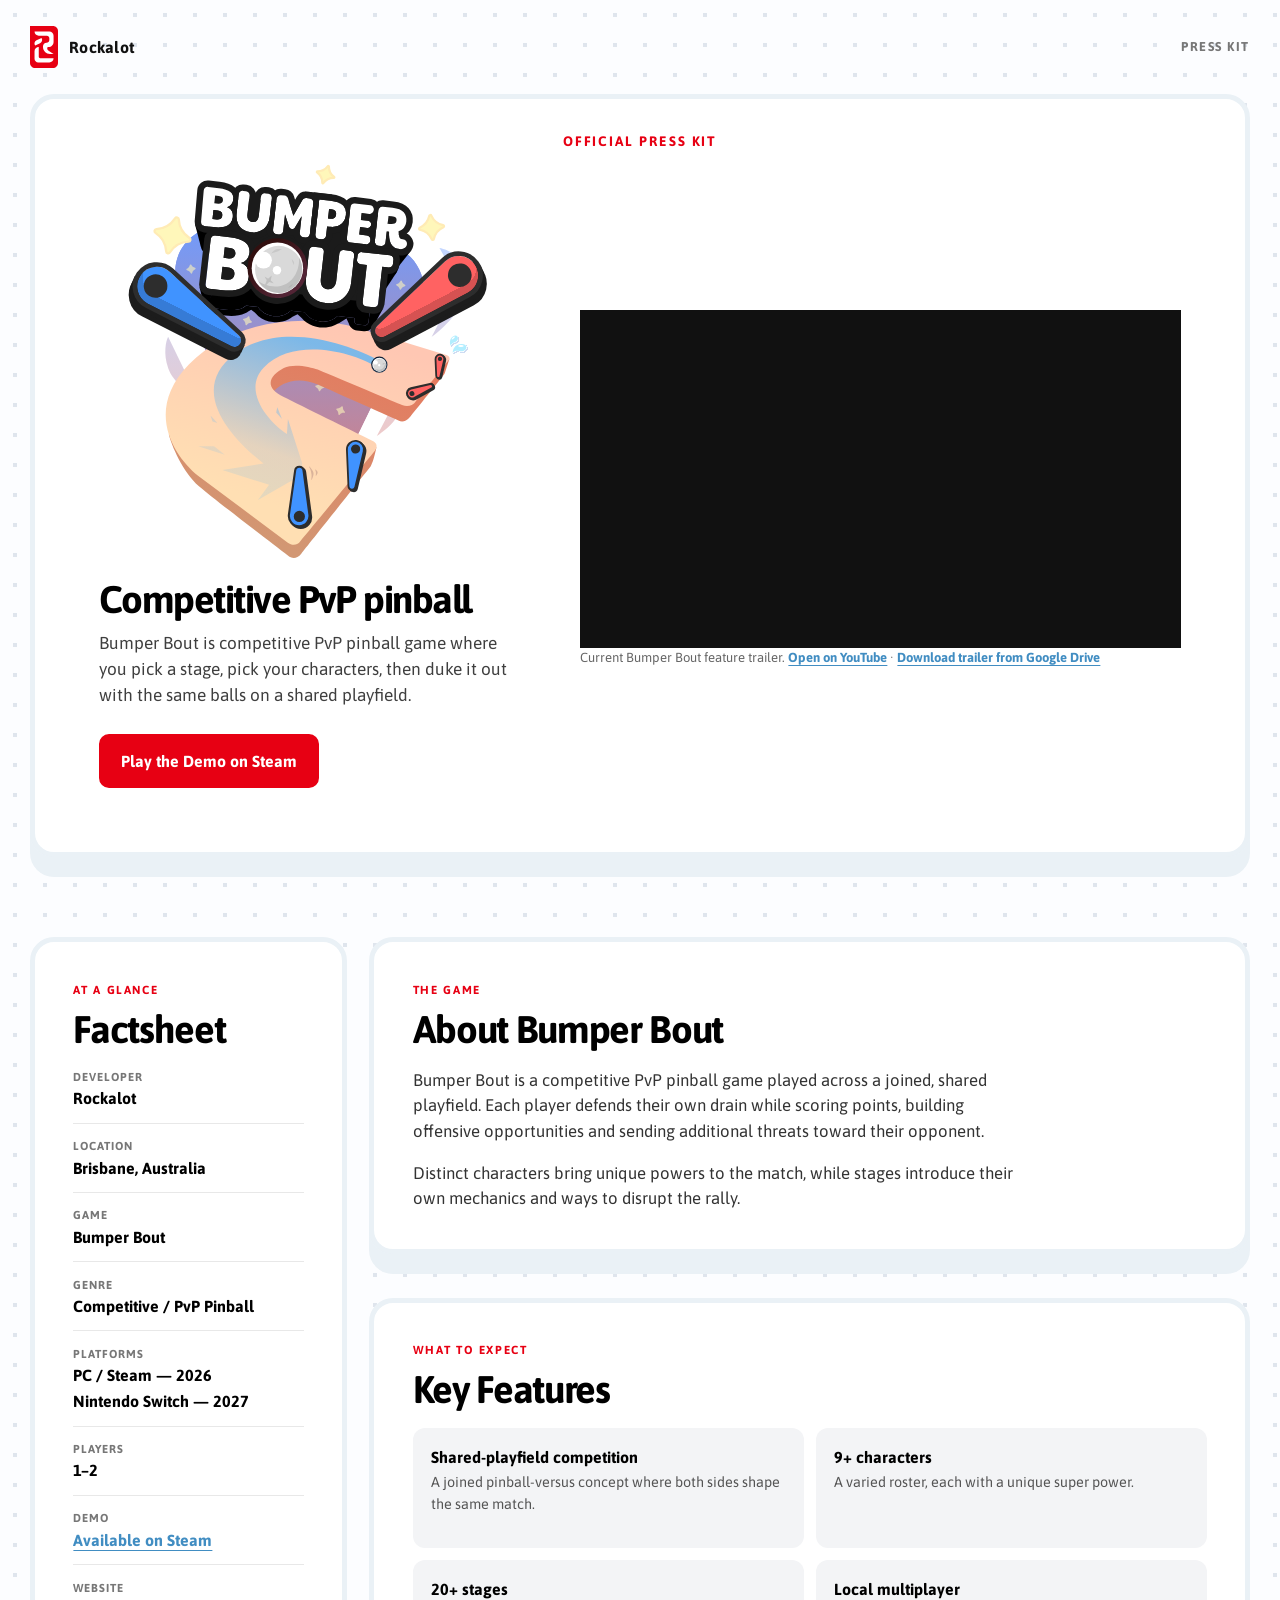
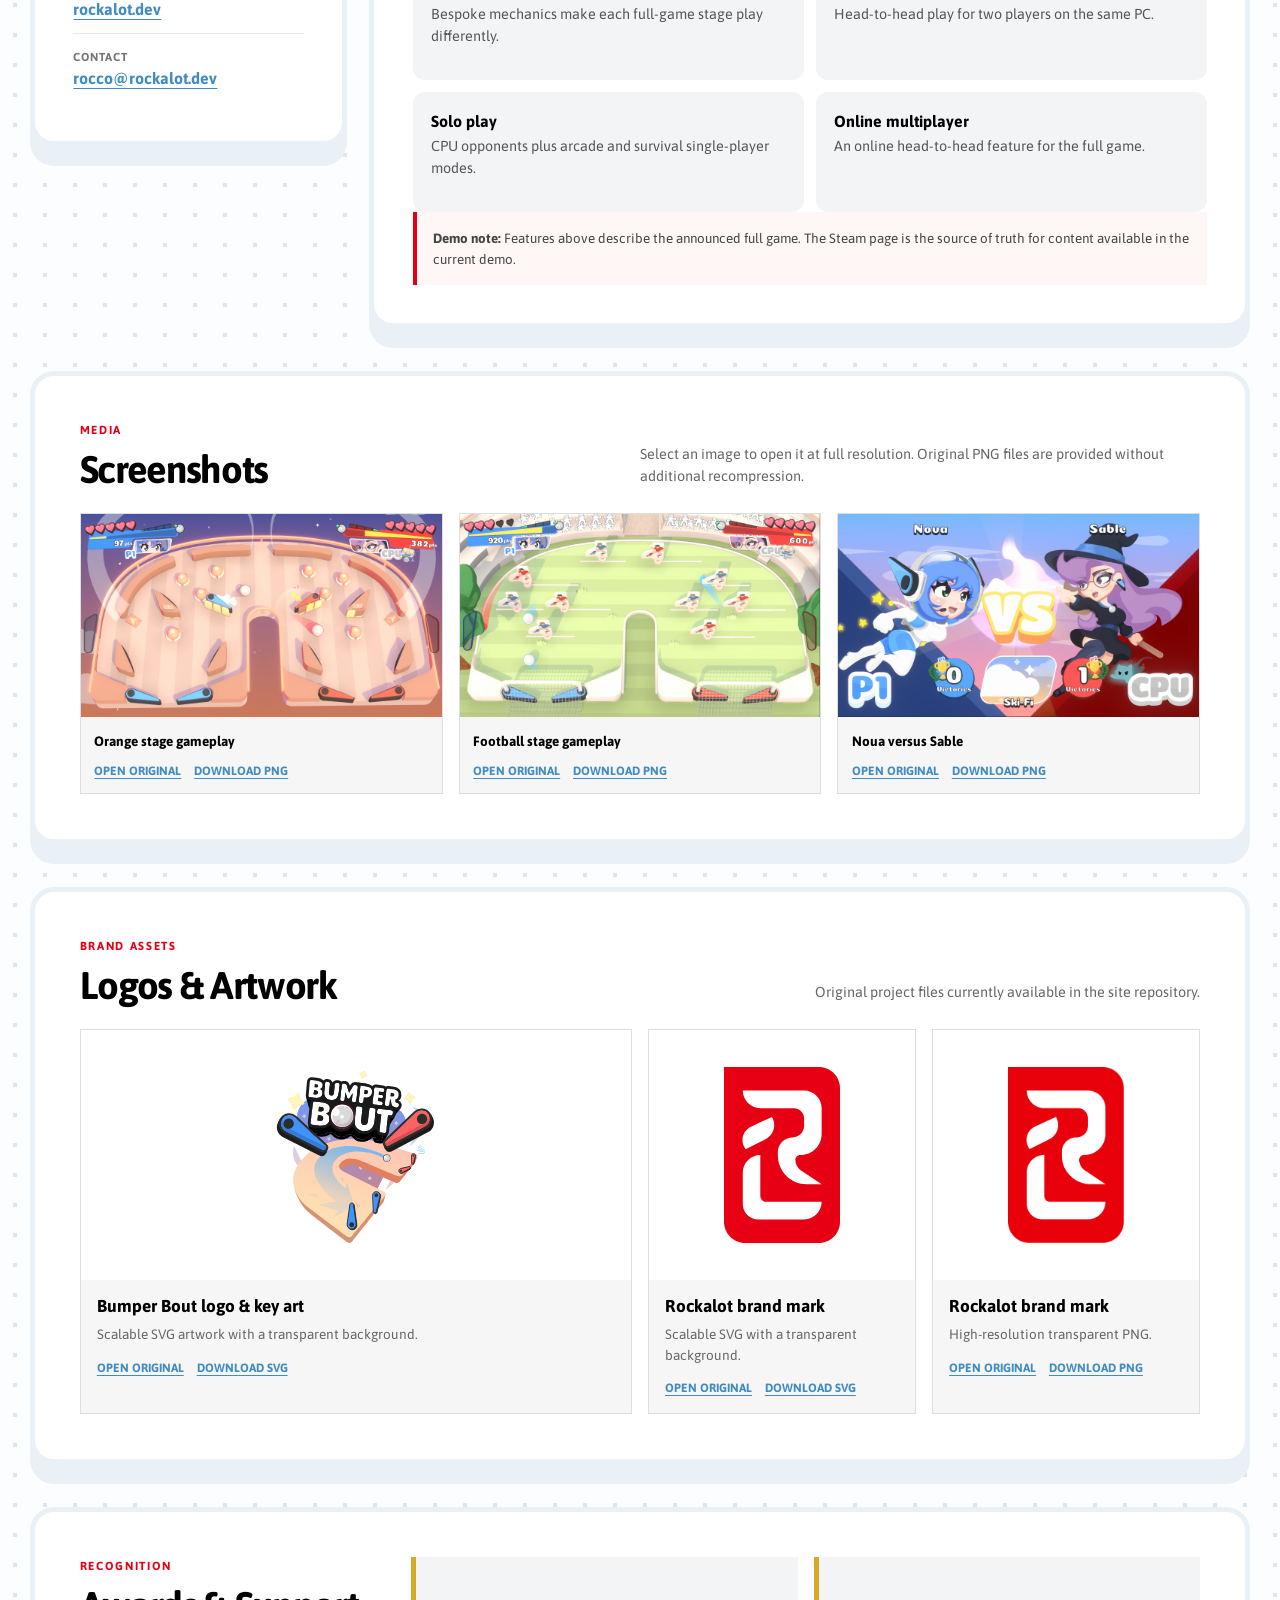
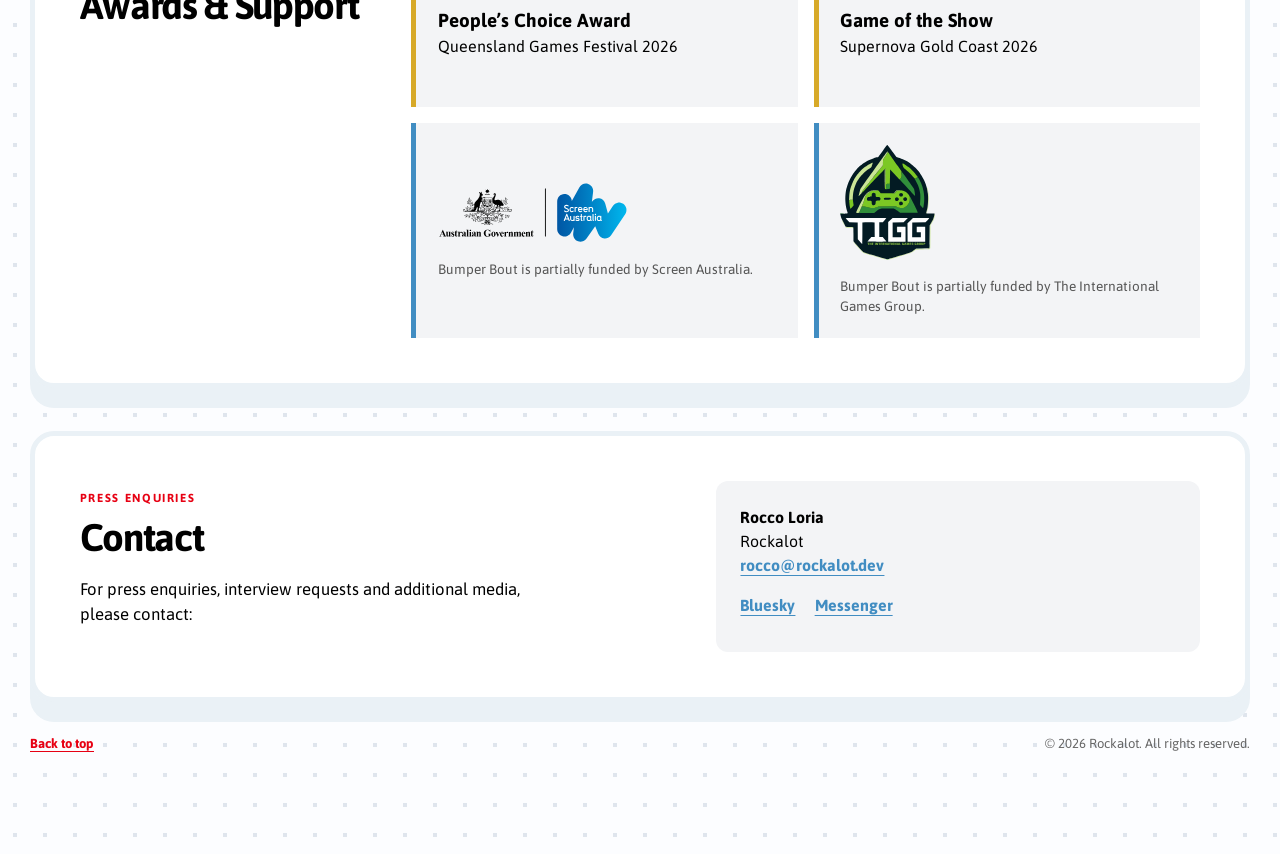
<file: press/bumper-bout/index.html>
<!doctype html>
<html lang="en-AU">
  <head>
    <meta charset="utf-8">
    <meta name="viewport" content="width=device-width, initial-scale=1">
    <title>Bumper Bout Press Kit | Rockalot</title>
    <meta name="description" content="Official Bumper Bout press kit: game facts, features, trailer, screenshots, logos, recognition and Rockalot contact details.">
    <meta name="theme-color" content="#fcfdff">
    <link rel="canonical" href="https://rockalot.dev/press/bumper-bout/">
    <link rel="icon" type="image/png" sizes="32x32" href="/assets/favicon-32x32.png">
    <link rel="icon" type="image/png" sizes="16x16" href="/assets/favicon-16x16.png">
    <link rel="apple-touch-icon" sizes="180x180" href="/assets/apple-touch-icon.png">
    <link rel="manifest" href="/site.webmanifest">
    <meta property="og:type" content="website">
    <meta property="og:site_name" content="Rockalot">
    <meta property="og:title" content="Bumper Bout Press Kit | Rockalot">
    <meta property="og:description" content="Official press resources for Bumper Bout, a competitive PvP pinball game from Rockalot.">
    <meta property="og:url" content="https://rockalot.dev/press/bumper-bout/">
    <meta property="og:image" content="https://rockalot.dev/assets/bumper-bout-screenshot-space.png">
    <meta property="og:image:width" content="1920">
    <meta property="og:image:height" content="1080">
    <meta property="og:image:alt" content="Bumper Bout match on a warm orange pinball stage">
    <link rel="stylesheet" href="/assets/figma/fonts.css">
    <link rel="stylesheet" href="/styles.css">
    <link rel="stylesheet" href="/press/bumper-bout/press.css">
    <link rel="stylesheet" href="/assets/vendor/lenis/lenis.css">
    <script src="/assets/vendor/lenis/lenis.min.js" defer></script>
    <script src="/smooth-scroll.js" defer></script>
  </head>
  <body class="press-body">
    <a class="skip-link" href="#press-main">Skip to content</a>

    <div class="press-shell">
      <header class="press-header" id="top">
        <a class="press-brand" href="/" aria-label="Rockalot home">
          <img src="/assets/figma/uk-flag.svg" width="307" height="465" alt="">
          <span>Rockalot</span>
        </a>
        <span class="press-label">Press Kit</span>
      </header>

      <main id="press-main">
        <section class="press-hero" aria-labelledby="press-title">
          <div class="press-hero-copy">
            <p class="eyebrow">Official Press Kit</p>
            <h1 class="visually-hidden" id="press-title">Bumper Bout</h1>
            <img class="press-game-art" src="/assets/figma/bumper-bout-logo.svg" width="825" height="849" alt="Bumper Bout">
            <p class="press-hook">Competitive PvP pinball</p>
            <p class="press-summary">Bumper Bout is competitive PvP pinball game where you pick a stage, pick your characters, then duke it out with the same balls on a shared playfield.</p>
            <a class="press-cta" href="https://store.steampowered.com/app/3938260/Bumper_Bout/" target="_blank" rel="noreferrer">Play the Demo on Steam</a>
          </div>

          <div class="press-trailer-block">
            <div class="press-trailer">
              <!-- TODO (launch): replace only the URL below with the final demo-launch trailer embed URL. -->
              <iframe
                src="https://www.youtube-nocookie.com/embed/5JczXUe-99o"
                title="Bumper Bout feature trailer"
                loading="eager"
                referrerpolicy="strict-origin-when-cross-origin"
                allow="accelerometer; autoplay; clipboard-write; encrypted-media; gyroscope; picture-in-picture; web-share"
                allowfullscreen
              ></iframe>
            </div>
            <p class="media-caption">Current Bumper Bout feature trailer. <a href="https://www.youtube.com/watch?v=5JczXUe-99o" target="_blank" rel="noreferrer">Open on YouTube</a> · <a href="https://drive.google.com/file/d/1PFFEsDHH3lmdAHztOTKX5RdsL-_t2WkL/view?usp=sharing" target="_blank" rel="noreferrer">Download trailer from Google Drive</a></p>
          </div>
        </section>

        <div class="press-layout">
          <aside class="factsheet press-panel" aria-labelledby="factsheet-title">
            <p class="eyebrow">At a glance</p>
            <h2 id="factsheet-title">Factsheet</h2>
            <dl class="facts-list">
              <div><dt>Developer</dt><dd>Rockalot</dd></div>
              <div><dt>Location</dt><dd>Brisbane, Australia</dd></div>
              <div><dt>Game</dt><dd>Bumper Bout</dd></div>
              <div><dt>Genre</dt><dd>Competitive / PvP Pinball</dd></div>
              <div><dt>Platforms</dt><dd class="platform-list"><span>PC / Steam — 2026</span><span>Nintendo Switch — 2027</span></dd></div>
              <div><dt>Players</dt><dd>1–2</dd></div>
              <div><dt>Demo</dt><dd><a href="https://store.steampowered.com/app/3938260/Bumper_Bout/" target="_blank" rel="noreferrer">Available on Steam</a></dd></div>
              <div><dt>Website</dt><dd><a href="https://rockalot.dev/">rockalot.dev</a></dd></div>
              <div><dt>Contact</dt><dd><a href="mailto:rocco@rockalot.dev">rocco@rockalot.dev</a></dd></div>
            </dl>
          </aside>

          <div class="press-main-column">
            <section class="press-panel prose-section" aria-labelledby="about-game-title">
              <p class="eyebrow">The game</p>
              <h2 id="about-game-title">About Bumper Bout</h2>
              <p>Bumper Bout is a competitive PvP pinball game played across a joined, shared playfield. Each player defends their own drain while scoring points, building offensive opportunities and sending additional threats toward their opponent.</p>
              <p>Distinct characters bring unique powers to the match, while stages introduce their own mechanics and ways to disrupt the rally.</p>
            </section>

            <section class="press-panel" aria-labelledby="features-title">
              <p class="eyebrow">What to expect</p>
              <h2 id="features-title">Key Features</h2>
              <ul class="feature-grid">
                <li><strong>Shared-playfield competition</strong><span>A joined pinball-versus concept where both sides shape the same match.</span></li>
                <li><strong>9+ characters</strong><span>A varied roster, each with a unique super power.</span></li>
                <li><strong>20+ stages</strong><span>Bespoke mechanics make each full-game stage play differently.</span></li>
                <li><strong>Local multiplayer</strong><span>Head-to-head play for two players on the same PC.</span></li>
                <li><strong>Solo play</strong><span>CPU opponents plus arcade and survival single-player modes.</span></li>
                <li><strong>Online multiplayer</strong><span>An online head-to-head feature for the full game.</span></li>
              </ul>
              <p class="content-note"><strong>Demo note:</strong> Features above describe the announced full game. The Steam page is the source of truth for content available in the current demo.</p>
            </section>
          </div>
        </div>

        <section class="press-section" aria-labelledby="screenshots-title">
          <div class="section-heading">
            <div>
              <p class="eyebrow">Media</p>
              <h2 id="screenshots-title">Screenshots</h2>
            </div>
            <p>Select an image to open it at full resolution. Original PNG files are provided without additional recompression.</p>
          </div>

          <div class="press-gallery">
            <figure class="press-shot">
              <a class="shot-preview" href="/assets/bumper-bout-screenshot-space.png" target="_blank" rel="noreferrer">
                <img src="/assets/bumper-bout-screenshot-space.png" width="1920" height="1080" alt="Bumper Bout players competing on a warm orange pinball stage" loading="lazy">
              </a>
              <figcaption><span>Orange stage gameplay</span><span class="media-actions"><a href="/assets/bumper-bout-screenshot-space.png" target="_blank" rel="noreferrer">Open original</a><a href="/assets/bumper-bout-screenshot-space.png" download>Download PNG</a></span></figcaption>
            </figure>

            <figure class="press-shot">
              <a class="shot-preview" href="/assets/bumper-bout-screenshot-football.png" target="_blank" rel="noreferrer">
                <img src="/assets/bumper-bout-screenshot-football.png" width="1920" height="1080" alt="Bumper Bout players competing on a football-themed pinball stage" loading="lazy">
              </a>
              <figcaption><span>Football stage gameplay</span><span class="media-actions"><a href="/assets/bumper-bout-screenshot-football.png" target="_blank" rel="noreferrer">Open original</a><a href="/assets/bumper-bout-screenshot-football.png" download>Download PNG</a></span></figcaption>
            </figure>

            <figure class="press-shot">
              <a class="shot-preview" href="/assets/bumper-bout-screenshot-versus.png" target="_blank" rel="noreferrer">
                <img src="/assets/bumper-bout-screenshot-versus.png" width="1920" height="1080" alt="Bumper Bout versus screen showing Noua facing Sable" loading="lazy">
              </a>
              <figcaption><span>Noua versus Sable</span><span class="media-actions"><a href="/assets/bumper-bout-screenshot-versus.png" target="_blank" rel="noreferrer">Open original</a><a href="/assets/bumper-bout-screenshot-versus.png" download>Download PNG</a></span></figcaption>
            </figure>
          </div>
        </section>

        <section class="press-section" aria-labelledby="artwork-title">
          <div class="section-heading">
            <div>
              <p class="eyebrow">Brand assets</p>
              <h2 id="artwork-title">Logos &amp; Artwork</h2>
            </div>
            <p>Original project files currently available in the site repository.</p>
          </div>

          <div class="asset-grid">
            <article class="asset-card asset-card--wide">
              <div class="asset-preview asset-preview--game"><img src="/assets/figma/bumper-bout-logo.svg" width="825" height="849" alt="Bumper Bout logo and key art featuring the game mascot"></div>
              <div class="asset-copy"><h3>Bumper Bout logo &amp; key art</h3><p>Scalable SVG artwork with a transparent background.</p><span class="media-actions"><a href="/assets/figma/bumper-bout-logo.svg" target="_blank" rel="noreferrer">Open original</a><a href="/assets/figma/bumper-bout-logo.svg" download>Download SVG</a></span></div>
            </article>

            <article class="asset-card">
              <div class="asset-preview"><img src="/assets/figma/uk-flag.svg" width="307" height="465" alt="Rockalot red brand mark"></div>
              <div class="asset-copy"><h3>Rockalot brand mark</h3><p>Scalable SVG with a transparent background.</p><span class="media-actions"><a href="/assets/figma/uk-flag.svg" target="_blank" rel="noreferrer">Open original</a><a href="/assets/figma/uk-flag.svg" download>Download SVG</a></span></div>
            </article>

            <article class="asset-card">
              <div class="asset-preview"><img src="/assets/rockalot-logo.png" width="560" height="856" alt="Rockalot red brand mark on a transparent background"></div>
              <div class="asset-copy"><h3>Rockalot brand mark</h3><p>High-resolution transparent PNG.</p><span class="media-actions"><a href="/assets/rockalot-logo.png" target="_blank" rel="noreferrer">Open original</a><a href="/assets/rockalot-logo.png" download>Download PNG</a></span></div>
            </article>
          </div>
        </section>

        <section class="press-section recognition" aria-labelledby="recognition-title">
          <div>
            <p class="eyebrow">Recognition</p>
            <h2 id="recognition-title">Awards &amp; Support</h2>
          </div>
          <div class="recognition-grid">
            <article class="award-item"><p class="recognition-title">People’s Choice Award</p><p>Queensland Games Festival 2026</p></article>
            <article class="award-item"><p class="recognition-title">Game of the Show</p><p>Supernova Gold Coast 2026</p></article>
            <article class="support-item"><img src="/assets/screen-australia-logo.svg" width="532" height="169" alt="Screen Australia"><p>Bumper Bout is partially funded by Screen Australia.</p></article>
            <article class="support-item support-item--tigg"><img src="/assets/international-games-group-logo.svg" width="416" height="505" alt="The International Games Group"><p>Bumper Bout is partially funded by The International Games Group.</p></article>
          </div>
        </section>

        <section class="press-section contact-section" aria-labelledby="contact-title">
          <div class="contact-heading">
            <p class="eyebrow">Press enquiries</p>
            <h2 id="contact-title">Contact</h2>
            <p>For press enquiries, interview requests and additional media, please contact:</p>
          </div>

          <div class="contact-card">
            <p><strong>Rocco Loria</strong><br>Rockalot<br><a href="mailto:rocco@rockalot.dev">rocco@rockalot.dev</a></p>
            <div class="contact-links">
              <a href="https://bsky.app/profile/rockalot.bsky.social" target="_blank" rel="noreferrer">Bluesky</a>
              <a href="https://m.me/sonrocco" target="_blank" rel="noreferrer">Messenger</a>
            </div>
          </div>
        </section>
      </main>

      <footer class="press-footer">
        <a href="#top">Back to top</a>
        <p>© 2026 Rockalot. All rights reserved.</p>
      </footer>
    </div>
  </body>
</html>
</file>
<file: assets/figma/fonts.css>
@font-face {
  font-family: 'Asap';
  font-style: normal;
  font-weight: 300;
  font-stretch: normal;
  font-display: swap;
  src: url(asap-300.ttf) format('truetype');
}
@font-face {
  font-family: 'Asap';
  font-style: normal;
  font-weight: 400;
  font-stretch: normal;
  font-display: swap;
  src: url(asap-400.ttf) format('truetype');
}
@font-face {
  font-family: 'Asap';
  font-style: normal;
  font-weight: 500;
  font-stretch: normal;
  font-display: swap;
  src: url(asap-500.ttf) format('truetype');
}
@font-face {
  font-family: 'Asap';
  font-style: normal;
  font-weight: 700;
  font-stretch: normal;
  font-display: swap;
  src: url(asap-700.ttf) format('truetype');
}
@font-face {
  font-family: 'Comfortaa';
  font-style: normal;
  font-weight: 700;
  font-display: swap;
  src: url(comfortaa-700.ttf) format('truetype');
}
@font-face {
  font-family: 'Readex Pro';
  font-style: normal;
  font-weight: 400;
  font-display: swap;
  src: url(readex-pro-400.ttf) format('truetype');
}
@font-face {
  font-family: 'Readex Pro';
  font-style: normal;
  font-weight: 700;
  font-display: swap;
  src: url(readex-pro-700.ttf) format('truetype');
}
</file>
<file: styles.css>
:root {
  --paper: #fcfdff;
  --ink: #000;
  --brand-red: #e70013;
  --footer: #eaf1f6;
  --card-border: #eaf1f6;
  --link: #418dc2;
  --focus: #146db0;
}

* { box-sizing: border-box; }
html { scroll-behavior: smooth; }

body {
  margin: 0;
  min-width: 320px;
  overflow-x: hidden;
  background: #f2f3f5;
  color: var(--ink);
  font-family: "Asap", Arial, sans-serif;
  line-height: 1.5;
  text-rendering: optimizeLegibility;
}

img { display: block; max-width: 100%; }
button, a { -webkit-tap-highlight-color: transparent; }
a { color: inherit; }
:focus-visible { outline: 3px solid var(--focus); outline-offset: 4px; }

.visually-hidden {
  position: absolute !important;
  width: 1px !important;
  height: 1px !important;
  padding: 0 !important;
  margin: -1px !important;
  overflow: hidden !important;
  clip: rect(0, 0, 0, 0) !important;
  white-space: nowrap !important;
  border: 0 !important;
}

.skip-link {
  position: fixed;
  top: 1rem;
  left: 1rem;
  z-index: 100;
  padding: 0.7rem 1rem;
  border-radius: 0.5rem;
  background: #111;
  color: #fff;
  font-weight: 700;
  transform: translateY(-160%);
}

.skip-link:focus { transform: translateY(0); }

.page-shell {
  --dot-parallax-y: 0px;
  position: relative;
  min-height: 100vh;
  overflow: hidden;
  border-radius: clamp(0px, 0.8vw, 20px);
  background-color: var(--paper);
  background-image: radial-gradient(circle, #dfe5ed 2.3px, transparent 2.5px);
  background-size: 30px 30px;
  background-position: 0 var(--dot-parallax-y);
}

.hero {
  min-height: 0;
  padding: clamp(47.5px, 3.26vw, 83.5px) 0 0;
  display: flex;
  flex-direction: column;
  align-items: center;
}

.rockalot-mark { width: clamp(166px, 12vw, 307px); height: auto; }

.studio-intro {
  position: relative;
  width: min(59vw, 1511px);
  margin: clamp(38px, 3.15vw, 81px) 0 0;
  font-size: clamp(14px, 1.02vw, 26px);
  font-weight: 400;
  line-height: 1.3;
  text-align: center;
}

.gday {
  position: absolute;
  top: -1.15em;
  right: 12%;
  color: #a5a5a5;
  font-size: 0.78em;
  transform: rotate(15deg);
}

.social-links {
  --social-color: #abb9ce;
  display: flex;
  align-items: center;
  justify-content: center;
  gap: clamp(18px, 1.25vw, 32px);
}

.social-links--hero { margin-top: clamp(26px, 2.33vw, 60px); }

.social-icon {
  height: clamp(24px, 1.56vw, 40px);
  aspect-ratio: var(--social-icon-ratio);
  display: block;
  flex: 0 0 auto;
  background: currentColor;
  color: var(--social-color);
  -webkit-mask-position: center;
  -webkit-mask-repeat: no-repeat;
  -webkit-mask-size: contain;
  mask-position: center;
  mask-repeat: no-repeat;
  mask-size: contain;
  transition: color 150ms ease;
}

.social-icon--bluesky {
  --social-icon-ratio: 43 / 40;
  -webkit-mask-image: url("assets/bluesky-icon.svg");
  mask-image: url("assets/bluesky-icon.svg");
}

.social-icon--email {
  --social-icon-ratio: 51 / 40;
  -webkit-mask-image: url("assets/email-icon.svg");
  mask-image: url("assets/email-icon.svg");
}

.social-icon--messenger {
  --social-icon-ratio: 39 / 39;
  -webkit-mask-image: url("assets/messenger-icon.svg");
  mask-image: url("assets/messenger-icon.svg");
}

.social-icon--x {
  --social-icon-ratio: 43 / 39;
  -webkit-mask-image: url("assets/x-icon.svg");
  mask-image: url("assets/x-icon.svg");
}

.social-icon--discord {
  --social-icon-ratio: 49 / 39;
  -webkit-mask-image: url("assets/discord-icon.svg");
  mask-image: url("assets/discord-icon.svg");
}

.social-icon:hover, .social-icon:focus-visible { color: var(--brand-red); }

.hero-actions {
  display: flex;
  flex-wrap: wrap;
  align-items: center;
  justify-content: center;
  gap: 12px 20px;
  width: calc(100% - 32px);
  margin-top: clamp(28px, 2.2vw, 56px);
}

.hero-action {
  display: block;
  border-radius: 999px;
  transition: transform 150ms ease;
}

.hero-action img { width: auto; height: clamp(72px, 5.2vw, 99px); }
.hero-action:hover, .hero-action:focus-visible { transform: translateY(-3px); }

.game-card {
  position: relative;
  width: clamp(460px, 40vw, 1024px);
  margin-top: clamp(96px, 6.8vw, 174px);
  margin-bottom: clamp(62px, 4.25vw, 109px);
  padding: 0 clamp(30px, 3.1vw, 79px) clamp(30px, 2.3vw, 59px);
  border: clamp(3px, 0.27vw, 7px) solid var(--card-border);
  border-radius: clamp(14px, 0.94vw, 24px);
  background: #fff;
  box-shadow: 0 clamp(13px, 1.17vw, 30px) 0 var(--card-border);
}

.game-art { width: 96.6%; height: auto; margin: -14.5% auto 0; }

.game-pitch {
  margin: clamp(22px, 1.75vw, 45px) 0 0;
  font-size: clamp(12px, 0.86vw, 22px);
  font-weight: 400;
  text-align: center;
}

.game-details {
  margin-top: clamp(24px, 1.45vw, 37px);
  display: grid;
  grid-template-columns: minmax(0, 1.55fr) minmax(150px, 1fr);
  gap: clamp(22px, 2.1vw, 54px);
}

.game-copy { font-size: clamp(10px, 0.7vw, 18px); font-weight: 300; line-height: 1.8; }
.game-copy ul { margin: 0; padding-left: 1.5em; }
.game-copy p { margin: clamp(22px, 1.45vw, 37px) 0 0; }
.game-copy .tagline { margin-top: clamp(20px, 1.35vw, 35px); }

.game-media { min-width: 0; display: grid; align-content: start; gap: 16px; }
.game-wishlist { width: min(100%, clamp(205px, 14.77vw, 281px)); justify-self: center; }
.game-wishlist img { width: 100%; height: auto; }

.screenshot-rail { display: grid; align-content: start; gap: clamp(4px, 0.2vw, 6px); }

.screenshot-rail button {
  width: 100%;
  margin: 0;
  padding: 0;
  overflow: hidden;
  border: 0;
  background: #111;
  cursor: zoom-in;
}

.screenshot-rail img { width: 100%; height: auto; aspect-ratio: 16 / 9; object-fit: cover; transition: opacity 160ms ease, transform 160ms ease; }
.screenshot-rail button:hover img, .screenshot-rail button:focus-visible img { opacity: 0.82; transform: scale(1.02); }

.trailer-embed {
  position: relative;
  width: 100%;
  aspect-ratio: 16 / 9;
  margin-top: clamp(34px, 2.65vw, 68px);
  overflow: hidden;
  background: #111;
}

.trailer-embed iframe {
  position: absolute;
  inset: 0;
  width: 100%;
  height: 100%;
  border: 0;
}

.game-press-link {
  margin: 1.35rem 0 0;
  font-size: clamp(12px, 0.72vw, 18px);
  text-align: center;
}

.game-press-link a {
  color: #555;
  text-decoration-color: #aaa;
  text-underline-offset: 0.24em;
}

.game-press-link a:hover, .game-press-link a:focus-visible { color: var(--brand-red); }

.site-footer {
  min-height: clamp(190px, 10.4vw, 266px);
  padding: clamp(36px, 3vw, 77px) 24px 24px;
  display: flex;
  flex-direction: column;
  align-items: center;
  background: var(--footer);
}

.social-links--footer { --social-color: #999; }
.copyright { margin: clamp(24px, 1.9vw, 48px) 0 0; font-size: clamp(13px, 0.82vw, 21px); font-weight: 300; }

.screen-australia {
  margin-top: 1.25rem;
  display: flex;
  align-items: center;
  gap: 0.75rem;
  color: #555;
  font-size: clamp(11px, 0.62vw, 16px);
}

.screen-australia img { width: clamp(132px, 8.2vw, 210px); height: auto; }
.screen-australia p { margin: 0; }

.lightbox {
  width: min(1120px, calc(100% - 32px));
  max-width: none;
  margin: auto;
  padding: 0;
  overflow: visible;
  border: 0;
  border-radius: 0.65rem;
  background: #111;
  box-shadow: 0 2rem 7rem rgba(0, 0, 0, 0.65);
}

.lightbox::backdrop { background: rgba(0, 0, 0, 0.86); backdrop-filter: blur(6px); }
.lightbox > img { width: 100%; height: auto; border-radius: inherit; }

.lightbox-close {
  position: absolute;
  top: -3rem;
  right: 0;
  padding: 0.4rem;
  border: 0;
  background: transparent;
  color: #fff;
  cursor: pointer;
  font: 700 1rem "Asap", sans-serif;
}

.lightbox-close span { margin-left: 0.3rem; font-size: 1.35rem; }

@media (max-width: 700px) {
  body::before {
    position: fixed;
    z-index: 0;
    inset: 0;
    pointer-events: none;
    background-color: var(--paper);
    background-image: radial-gradient(circle, #dfe5ed 2.3px, transparent 2.5px);
    background-size: 26px 26px;
    content: "";
  }

  .page-shell {
    z-index: 1;
    border-radius: 0;
    background-color: transparent;
    background-image: none;
  }
  .hero { padding-top: 46px; }
  .rockalot-mark { width: 122px; }
  .studio-intro { width: min(80%, 32rem); margin-top: 34px; font-size: 15px; }
  .gday { right: 5%; }
  .social-links--hero { margin-top: 30px; }

  .game-card {
    width: calc(100% - 32px);
    margin-top: 84px;
    margin-bottom: 72px;
    padding-inline: 22px;
  }

  .game-art { width: 100%; margin-top: -15%; }
  .game-pitch { margin-top: 22px; font-size: 15px; }
  .game-details { grid-template-columns: 1fr; gap: 28px; }
  .game-copy { font-size: 14px; line-height: 1.7; }
  .screenshot-rail { grid-template-columns: repeat(3, 1fr); gap: 4px; }
  .trailer-embed { margin-top: 30px; }
  .site-footer { min-height: 230px; }
  .screen-australia { max-width: 320px; flex-direction: column; gap: 0.65rem; text-align: center; }
  .screen-australia img { width: 150px; }
}

@media (prefers-reduced-motion: reduce) {
  html { scroll-behavior: auto; }
  *, *::before, *::after { scroll-behavior: auto !important; transition-duration: 0.01ms !important; }
}
</file>
<file: press/bumper-bout/press.css>
.press-body {
  background-color: var(--paper);
  background-image: radial-gradient(circle, #dfe5ed 2.3px, transparent 2.5px);
  background-size: 30px 30px;
}

.press-body h2,
.press-body h3,
.press-body p { margin-top: 0; }

.press-body h2 {
  margin-bottom: 1.2rem;
  font-size: clamp(1.75rem, 3vw, 2.7rem);
  line-height: 1.05;
  letter-spacing: -0.035em;
}

.press-body h3 { margin-bottom: 0.45rem; font-size: 1.08rem; line-height: 1.2; }
.press-body a { text-underline-offset: 0.22em; }

.press-shell {
  position: relative;
  z-index: 1;
  width: min(100% - 40px, 1220px);
  margin: 0 auto;
  padding-bottom: 2rem;
}

.press-header {
  min-height: 94px;
  display: flex;
  align-items: center;
  justify-content: space-between;
  gap: 1rem;
}

.press-brand {
  display: inline-flex;
  align-items: center;
  gap: 0.7rem;
  color: #111;
  font-weight: 800;
  letter-spacing: 0.015em;
  text-decoration: none;
}

.press-brand img { width: 28px; height: 42px; object-fit: contain; }
.press-brand:hover span, .press-brand:focus-visible span { color: var(--brand-red); }

.press-label {
  color: #777;
  font-size: 0.8rem;
  font-weight: 700;
  letter-spacing: 0.12em;
  text-transform: uppercase;
}

.eyebrow {
  margin-bottom: 0.65rem;
  color: var(--brand-red);
  font-size: 0.73rem;
  font-weight: 800;
  letter-spacing: 0.14em;
  text-transform: uppercase;
}

.press-hero {
  position: relative;
  min-height: 600px;
  padding: clamp(2rem, 5vw, 4.6rem);
  padding-top: clamp(5rem, 7vw, 6.5rem);
  display: grid;
  grid-template-columns: minmax(0, 0.82fr) minmax(0, 1.18fr);
  align-items: center;
  gap: clamp(2rem, 5vw, 5rem);
  border: 5px solid var(--card-border);
  border-radius: 24px;
  background: #fff;
  box-shadow: 0 20px 0 var(--card-border);
}

.press-hero-copy > .eyebrow {
  position: absolute;
  top: 2rem;
  left: 0;
  width: 100%;
  margin: 0;
  font-size: 0.86rem;
  text-align: center;
}
.press-game-art { width: min(100%, 390px); height: auto; margin: -2rem auto 1.35rem; }
.press-hook { margin-bottom: 0.7rem; overflow-wrap: anywhere; font-size: clamp(1.5rem, 3vw, 2.75rem); font-weight: 800; line-height: 1.05; letter-spacing: -0.04em; }
.press-summary { max-width: 35rem; margin-bottom: 1.6rem; color: #3f3f3f; font-size: clamp(1rem, 1.35vw, 1.12rem); }

.press-cta {
  min-height: 52px;
  padding: 0.82rem 1.25rem;
  display: inline-flex;
  align-items: center;
  justify-content: center;
  border: 2px solid var(--brand-red);
  border-radius: 10px;
  background: var(--brand-red);
  color: #fff;
  font-weight: 800;
  text-align: center;
  text-decoration: none;
  transition: transform 150ms ease, background-color 150ms ease, color 150ms ease;
}

.press-cta:hover, .press-cta:focus-visible { background: #fff; color: var(--brand-red); transform: translateY(-2px); }

.press-trailer-block { min-width: 0; }
.press-trailer { position: relative; width: 100%; aspect-ratio: 16 / 9; overflow: hidden; background: #111; }
.press-trailer iframe { position: absolute; inset: 0; width: 100%; height: 100%; border: 0; }
.media-caption { margin: 0.7rem 0 0; color: #666; font-size: 0.82rem; }
.media-caption a, .text-link { color: var(--link); font-weight: 700; }

.press-layout {
  margin-top: 5rem;
  display: grid;
  grid-template-columns: minmax(230px, 0.36fr) minmax(0, 1fr);
  align-items: start;
  gap: 1.4rem;
}

.press-panel,
.press-section {
  border: 5px solid var(--card-border);
  border-radius: 24px;
  background: #fff;
  box-shadow: 0 20px 0 var(--card-border);
}

.press-panel { padding: clamp(1.4rem, 3vw, 2.5rem); }
.press-main-column { display: grid; gap: 2.7rem; }
.prose-section p:not(.eyebrow) { max-width: 68ch; color: #333; font-size: 1.05rem; }
.prose-section p:last-child { margin-bottom: 0; }

.facts-list { margin: 0; }
.facts-list div { padding: 0.85rem 0; border-top: 1px solid #e8e8e8; }
.facts-list div:first-child { border-top: 0; padding-top: 0; }
.facts-list dt { color: #777; font-size: 0.72rem; font-weight: 800; letter-spacing: 0.08em; text-transform: uppercase; }
.facts-list dd { margin: 0.18rem 0 0; overflow-wrap: anywhere; font-weight: 700; line-height: 1.3; }
.facts-list a { color: var(--link); }
.platform-list { display: grid; gap: 0.35rem; }

.feature-grid {
  margin: 0;
  padding: 0;
  display: grid;
  grid-template-columns: repeat(2, minmax(0, 1fr));
  gap: 0.75rem;
  list-style: none;
}

.feature-grid li { min-height: 120px; padding: 1.15rem; border-radius: 12px; background: #f3f4f6; }
.feature-grid strong, .feature-grid span { display: block; }
.feature-grid strong { margin-bottom: 0.35rem; line-height: 1.25; }
.feature-grid span { color: #555; font-size: 0.9rem; }
.content-note { margin: 2rem 0 0; padding: 1rem; border-left: 4px solid var(--brand-red); background: #fff6f6; color: #454545; font-size: 0.84rem; }

.press-section { margin-top: 2.7rem; padding: clamp(1.5rem, 3.5vw, 3rem); }
.section-heading { margin-bottom: 1.5rem; display: flex; align-items: end; justify-content: space-between; gap: 2rem; }
.section-heading h2 { margin-bottom: 0; }
.section-heading > p { max-width: 35rem; margin-bottom: 0.1rem; color: #666; font-size: 0.9rem; }

.press-gallery { display: grid; grid-template-columns: repeat(3, minmax(0, 1fr)); gap: 1rem; }
.press-shot { margin: 0; min-width: 0; overflow: hidden; border: 1px solid #dedede; background: #f6f6f6; }
.shot-preview { display: block; overflow: hidden; background: #111; }
.shot-preview img { width: 100%; height: auto; aspect-ratio: 16 / 9; object-fit: cover; transition: opacity 150ms ease, transform 150ms ease; }
.shot-preview:hover img, .shot-preview:focus-visible img { opacity: 0.84; transform: scale(1.015); }
.press-shot figcaption { padding: 0.85rem; display: grid; gap: 0.65rem; font-size: 0.85rem; font-weight: 700; }

.media-actions { display: flex; flex-wrap: wrap; gap: 0.45rem 0.8rem; }
.media-actions a {
  color: var(--link);
  font-size: 0.75rem;
  font-weight: 800;
  text-transform: uppercase;
}

.asset-grid { display: grid; grid-template-columns: repeat(4, minmax(0, 1fr)); gap: 1rem; }
.asset-card { min-width: 0; overflow: hidden; border: 1px solid #dedede; background: #f6f6f6; }
.asset-card--wide { grid-column: span 2; }
.asset-preview { height: 250px; padding: 2.3rem; display: grid; place-items: center; overflow: hidden; background: #fff; }
.asset-preview img { width: auto; height: auto; max-width: 100%; max-height: 176px; object-fit: contain; }
.asset-preview--game { padding: 0.5rem; }
.asset-copy { padding: 1rem; }
.asset-copy p { margin-bottom: 0.9rem; color: #666; font-size: 0.85rem; }

.recognition { display: grid; grid-template-columns: 0.55fr 1.45fr; gap: 2rem; }
.recognition-grid { display: grid; grid-template-columns: repeat(2, minmax(0, 1fr)); gap: 1rem; }
.recognition-grid article { min-height: 150px; padding: 1.35rem; display: flex; flex-direction: column; justify-content: center; border-left: 5px solid var(--brand-red); background: #f3f4f6; }
.recognition-grid p { margin-bottom: 0; }
.recognition-title { font-size: 1.18rem; font-weight: 800; }
.recognition-grid .award-item { border-left-color: #d7a928; }
.recognition-grid .support-item { border-left-color: #418dc2; }
.support-item img { width: min(190px, 100%); height: auto; margin-bottom: 1rem; }
.support-item--tigg img { width: min(95px, 100%); }
.support-item p { color: #555; font-size: 0.85rem; }

.contact-section { display: grid; grid-template-columns: 1fr 0.8fr; align-items: stretch; gap: 2rem; }
.contact-heading { padding: 0.5rem 0; }
.contact-heading > p:not(.eyebrow) { max-width: 52ch; font-size: 1.05rem; }
.contact-card { padding: 1.5rem; border-radius: 12px; background: #f3f4f6; }
.contact-card h2 { font-size: 1.6rem; }
.contact-card a { color: var(--link); font-weight: 700; overflow-wrap: anywhere; }
.contact-links { display: flex; flex-wrap: wrap; gap: 0.8rem 1.2rem; }

.press-footer {
  min-height: 120px;
  padding: 2rem 0 0;
  display: flex;
  align-items: start;
  justify-content: space-between;
  gap: 1rem;
  color: #666;
  font-size: 0.82rem;
}

.press-footer a { color: var(--brand-red); font-weight: 800; }
.press-footer p { margin-bottom: 0; }

@media (max-width: 900px) {
  .press-hero { min-height: auto; grid-template-columns: 1fr; }
  .press-hero-copy { display: grid; justify-items: center; text-align: center; }
  .press-summary { max-width: 43rem; }
  .press-game-art { width: min(100%, 350px); }
  .press-layout { grid-template-columns: 1fr; }
  .facts-list { display: grid; grid-template-columns: repeat(3, minmax(0, 1fr)); gap: 0 1rem; }
  .facts-list div:nth-child(-n + 3) { border-top: 0; padding-top: 0; }
  .press-gallery { grid-template-columns: repeat(2, minmax(0, 1fr)); }
  .asset-grid { grid-template-columns: repeat(2, minmax(0, 1fr)); }
  .recognition { grid-template-columns: 1fr; }
  .recognition-grid { grid-template-columns: repeat(2, minmax(0, 1fr)); }
}

@media (max-width: 620px) {
  .press-body { background-size: 26px 26px; }
  .press-shell { width: min(100% - 24px, 1220px); }
  .press-header { min-height: 76px; }
  .press-hero { padding: 4.5rem 1.4rem 1.4rem; gap: 2rem; border-width: 3px; border-radius: 16px; box-shadow: 0 12px 0 var(--card-border); }
  .press-hero-copy > .eyebrow { top: 1.5rem; }
  .press-game-art { width: min(100%, 280px); margin-block: -1rem 1.2rem; }
  .press-hook { font-size: clamp(1.6rem, 8.5vw, 2.15rem); }
  .press-cta { width: 100%; }
  .press-layout { margin-top: 3rem; }
  .press-panel, .press-section { border-width: 3px; border-radius: 16px; box-shadow: 0 12px 0 var(--card-border); }
  .facts-list { grid-template-columns: repeat(2, minmax(0, 1fr)); }
  .facts-list div:nth-child(3) { border-top: 1px solid #e8e8e8; padding-top: 0.85rem; }
  .feature-grid, .press-gallery, .asset-grid, .recognition-grid, .contact-section { grid-template-columns: 1fr; }
  .asset-card--wide { grid-column: auto; }
  .asset-preview { height: 220px; }
  .asset-preview img { max-height: 146px; }
  .section-heading { align-items: start; flex-direction: column; gap: 0.6rem; }
  .press-footer { min-height: 100px; flex-direction: column; justify-content: center; }
}

@media (max-width: 400px) {
  .facts-list { grid-template-columns: 1fr; }
  .facts-list div:nth-child(2) { border-top: 1px solid #e8e8e8; padding-top: 0.85rem; }
}
</file>
<file: assets/vendor/lenis/lenis.css>
html.lenis,
html.lenis body {
  height: auto;
}

.lenis:not(.lenis-autoToggle).lenis-stopped {
  overflow: clip;
}

.lenis [data-lenis-prevent],
.lenis [data-lenis-prevent-wheel],
.lenis [data-lenis-prevent-touch],
.lenis [data-lenis-prevent-vertical],
.lenis [data-lenis-prevent-horizontal] {
  overscroll-behavior: contain;
}

.lenis.lenis-smooth iframe {
  pointer-events: none;
}

.lenis.lenis-autoToggle {
  transition-property: overflow;
  transition-duration: 1ms;
  transition-behavior: allow-discrete;
}
</file>
